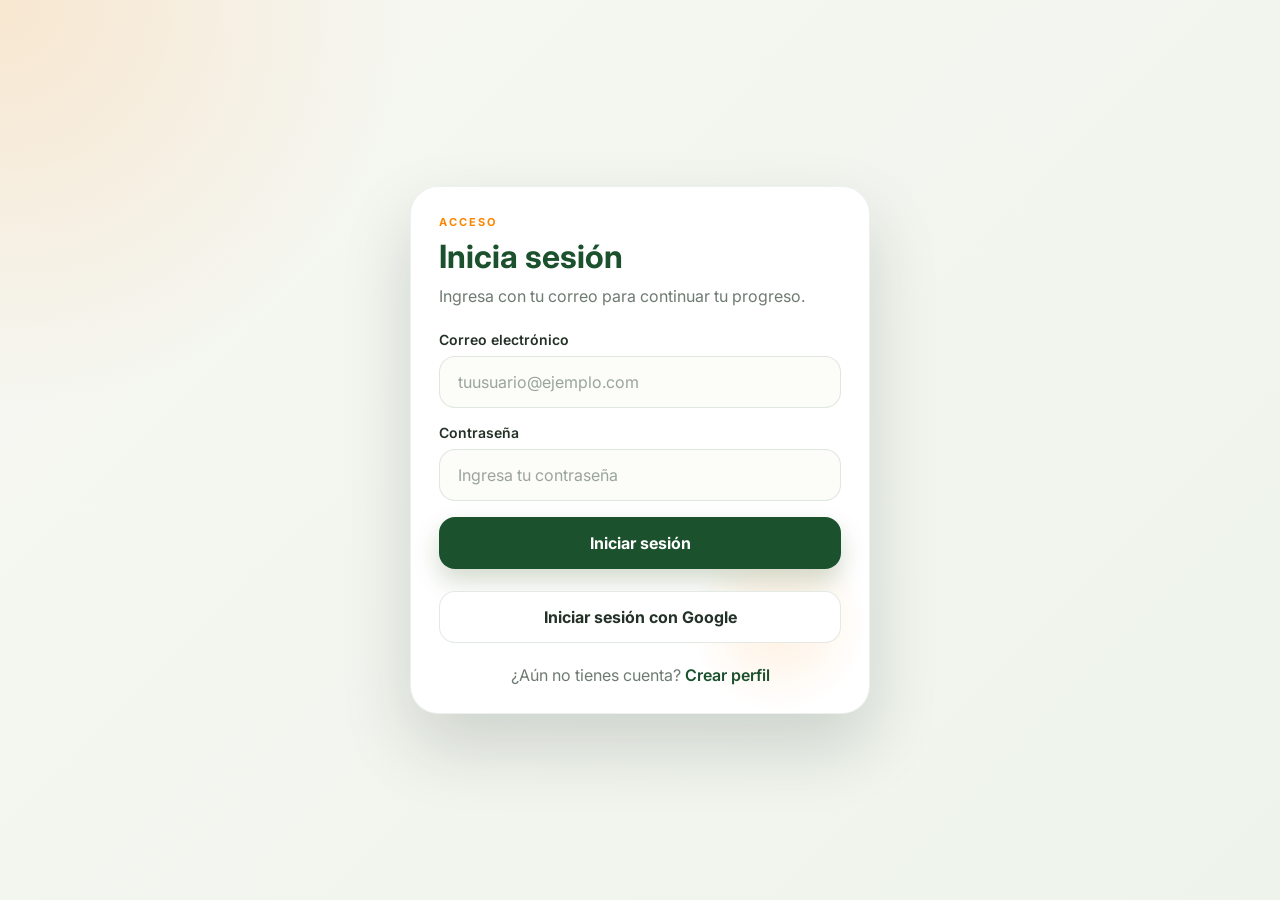
<file: index.html>
<!DOCTYPE html>
<html lang="es">
<head>
    <meta charset="UTF-8">
    <meta name="viewport" content="width=device-width, initial-scale=1.0">
    <title>Vector Game | Iniciar sesión</title>

    <link href="https://fonts.googleapis.com/css2?family=Inter:wght@400;500;600;700;800&display=swap" rel="stylesheet">
    <link rel="stylesheet" href="./css/login.css">
</head>
<body>
    <div class="page-overlay">
        <main class="auth-window">
            <div class="form-shell">
                <div class="form-heading">
                    <p class="eyebrow">Acceso</p>
                    <h1>Inicia sesión</h1>
                    <p class="form-subtitle">Ingresa con tu correo para continuar tu progreso.</p>
                </div>

                <form class="auth-form" action="./pages/menu.html">
                    <div class="field-group">
                        <label for="login-email">Correo electrónico</label>
                        <div class="input-wrap">
                            <input id="login-email" type="email" name="email" placeholder="tuusuario@ejemplo.com" autocomplete="email" required>
                        </div>
                    </div>

                    <div class="field-group">
                        <label for="login-password">Contraseña</label>
                        <div class="input-wrap">
                            <input id="login-password" type="password" name="password" placeholder="Ingresa tu contraseña" autocomplete="current-password" required>
                        </div>
                    </div>

                    <button class="primary-action" id= "button" type="submit">Iniciar sesión</button>
                </form>

                <button class="google-action" type="button">
                    <span>Iniciar sesión con Google</span>
                </button>

                <p class="form-switch">
                    ¿Aún no tienes cuenta?
                    <a href="./pages/signup.html">Crear perfil</a>
                </p>
            </div>
        </main>
    </div>
</body>
</html>
</file>
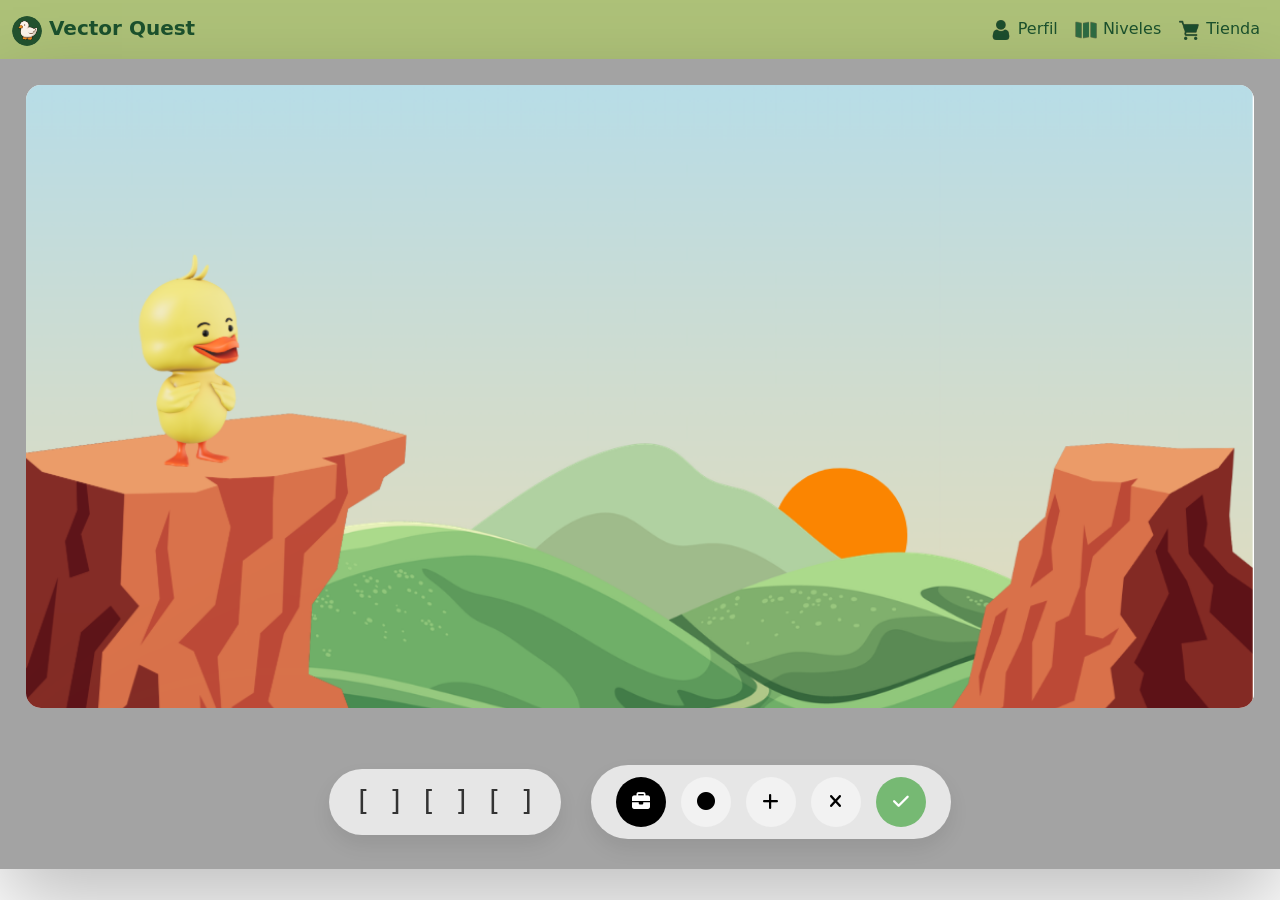
<file: pages/level.html>
<!DOCTYPE html>
<html lang="es">
<head>
    <meta charset="UTF-8">
    <meta name="viewport" content="width=device-width, initial-scale=1.0">
    <title>Vector Game - Level</title>
    <link href="https://fonts.googleapis.com/css2?family=Inter:wght@400;600;700;800&display=swap" rel="stylesheet">
    <link rel="stylesheet" href="https://cdnjs.cloudflare.com/ajax/libs/font-awesome/6.5.1/css/all.min.css">
    <link rel="stylesheet" href="../css/level.css">
    <link href="https://cdn.jsdelivr.net/npm/bootstrap@5.3.8/dist/css/bootstrap.min.css" rel="stylesheet" integrity="sha384-sRIl4kxILFvY47J16cr9ZwB07vP4J8+LH7qKQnuqkuIAvNWLzeN8tE5YBujZqJLB" crossorigin="anonymous">
    <link rel="stylesheet" href="../css/global.css">
</head>
<body>

    <nav class="navbar navbar-expand-lg">
    <div class="container-fluid">
        <a class="navbar-brand" href="#">
        <img width="30" height="30" class="d-inline-block align-text-top" id="logo">
        Vector Quest
        </a>
        <button class="navbar-toggler" type="button" data-bs-toggle="collapse" data-bs-target="#navbarSupportedContent" aria-controls="navbarSupportedContent" aria-expanded="false" aria-label="Toggle navigation">
        <span class="navbar-toggler-icon"></span>
        </button>
        <div class="collapse navbar-collapse" id="navbarSupportedContent">
            
        <ul class="navbar-nav ms-auto mb-2 mb-lg-0">
            <li class="nav-item">
            <a class="nav-link" href="./profile.html">
                <img width="24" height="24" id="profile-icon">
                Perfil
            </a>
            </li>
            <li class="nav-item">
            <a class="nav-link" href="./menu.html">
                <img width="24" height="24" id="level-icon">
                Niveles
            </a>
            </li>
             <li class="nav-item">
            <a class="nav-link" href="./store.html">
                <img width="24" height="24" id="store-icon">
                Tienda
            </a>
            </li>
        </ul>
    </nav>

    <div class="level-window">

        <div class="game-block">
            <div class="scene-container">
                <img src="../assets/level_bg.png" class="bg-img">
            </div>
        </div>

        <div class="level-controls">
            <div class="vector-input">
                <span class="bracket">[ ]</span>
                <span class="bracket">[ ]</span>
                <span class="bracket">[ ]</span>
            </div>

            <div class="action">
                <input type="checkbox" id="bag-toggle" class="bag-toggle">
                <div class="bag-box">
                    <label for="bag-toggle" class="btn-accion btn-dark">
                        <i class="fa-solid fa-briefcase"></i>
                    </label>

                    <div class="bag-popup">
                        <div class="bag-title">Mochila</div>
                        <div class="bag-letters">
                            <div class="bag-letter" draggable="true">A</div>
                            <div class="bag-letter" draggable="true">B</div>
                            <div class="bag-letter" draggable="true">C</div>
                        </div>
                    </div>
                </div>
                <button class="btn-accion"><i class="fa-solid fa-circle"></i></button>
                <button class="btn-accion"><i class="fa-solid fa-plus"></i></button>
                <button class="btn-accion"><i class="fa-solid fa-xmark"></i></button>
                <button class="btn-accion btn-success"><i class="fa-solid fa-check"></i></button>
            </div>
        </div>
    </div>

    <script>
        var draggedLetter = "";
        var gameWindow = document.querySelector(".level-window");
        var letters = document.querySelectorAll(".bag-letter");

        letters.forEach(function(letter) {
            letter.addEventListener("dragstart", function(event) {
                draggedLetter = letter.textContent;
                event.dataTransfer.setData("text/plain", draggedLetter);
            });
        });

        gameWindow.addEventListener("dragover", function(event) {
            event.preventDefault();
        });

        gameWindow.addEventListener("drop", function(event) {
            event.preventDefault();

            var rect = gameWindow.getBoundingClientRect();
            var newLetter = document.createElement("div");
            newLetter.className = "dropped-letter";
            newLetter.textContent = draggedLetter;
            newLetter.style.left = (event.clientX - rect.left - 18) + "px";
            newLetter.style.top = (event.clientY - rect.top - 18) + "px";

            gameWindow.appendChild(newLetter);
        });
    </script>
</body>
</html>
</file>
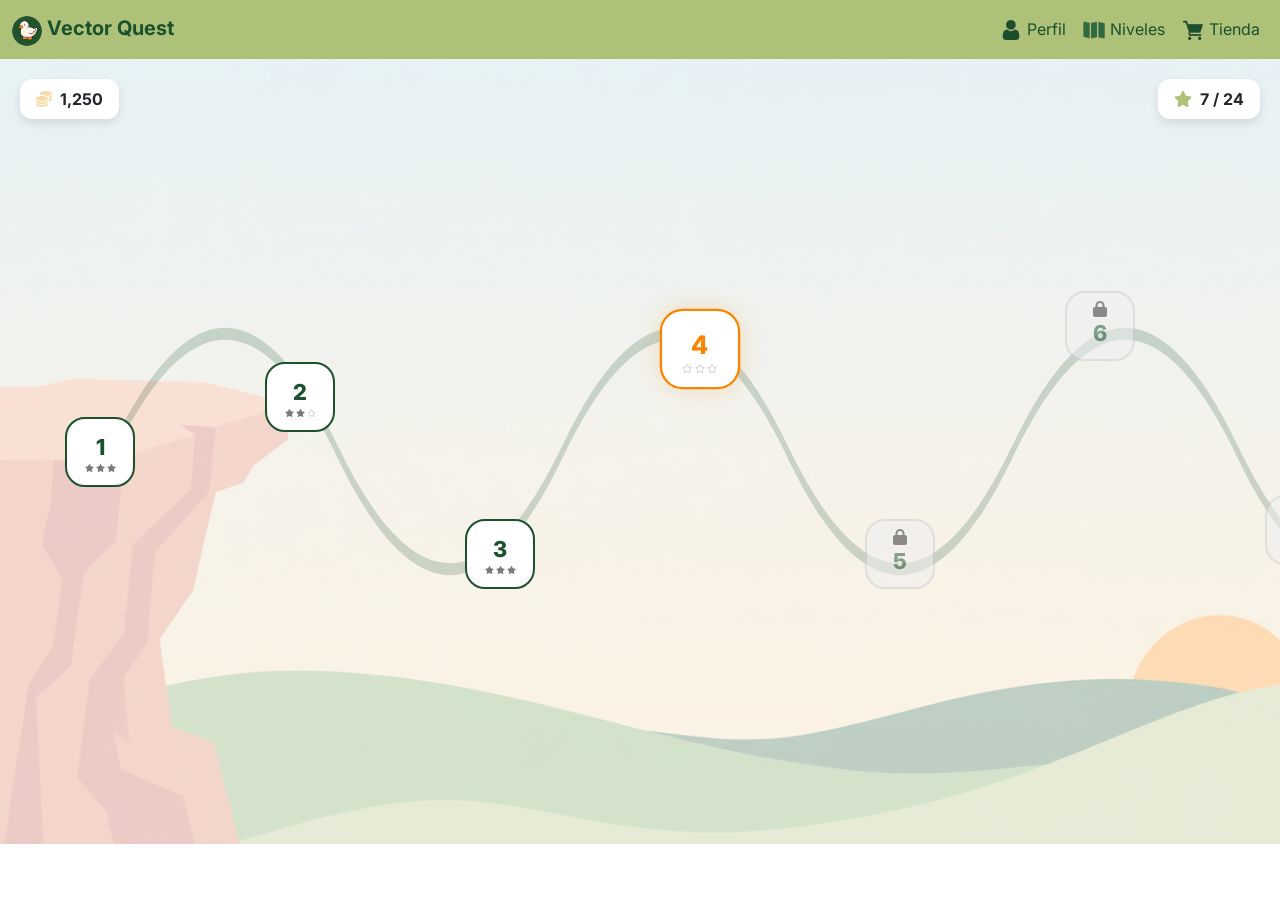
<file: pages/menu.html>
<!DOCTYPE html>
<html lang="es">
<head>
    <meta charset="UTF-8">
    <meta name="viewport" content="width=device-width, initial-scale=1.0">
    <title>Vector Roadmap - Horizontal</title>
    <link href="https://cdn.jsdelivr.net/npm/bootstrap@5.3.8/dist/css/bootstrap.min.css" rel="stylesheet" integrity="sha384-sRIl4kxILFvY47J16cr9ZwB07vP4J8+LH7qKQnuqkuIAvNWLzeN8tE5YBujZqJLB" crossorigin="anonymous">
    <link href="https://fonts.googleapis.com/css2?family=Inter:wght@400;600;700&display=swap" rel="stylesheet">
    <link rel="stylesheet" href="https://cdnjs.cloudflare.com/ajax/libs/font-awesome/6.5.1/css/all.min.css">

    <link rel="stylesheet" href="../css/menu.css">
    <link rel="stylesheet" href="../css/global.css">
</head>

<body>
    
    <nav class="navbar navbar-expand-lg">
    <div class="container-fluid">
        <a class="navbar-brand" href="#">
        <img width="30" height="30" class="d-inline-block align-text-top" id="logo">
        Vector Quest
        </a>
        <button class="navbar-toggler" type="button" data-bs-toggle="collapse" data-bs-target="#navbarSupportedContent" aria-controls="navbarSupportedContent" aria-expanded="false" aria-label="Toggle navigation">
        <span class="navbar-toggler-icon"></span>
        </button>
        <div class="collapse navbar-collapse" id="navbarSupportedContent">
            
        <ul class="navbar-nav ms-auto mb-2 mb-lg-0">
            <li class="nav-item">
            <a class="nav-link" href="./profile.html">
                <img width="24" height="24" id="profile-icon">
                Perfil
            </a>
            </li>
            <li class="nav-item">
            <a class="nav-link" href="./menu.html">
                <img width="24" height="24" id="level-icon">
                Niveles
            </a>
            </li>
             <li class="nav-item">
            <a class="nav-link" href="./store.html">
                <img width="24" height="24" id="store-icon">
                Tienda
            </a>
            </li>
        </ul>

        </div>
    </div>
    </nav>



        <div class="game-window">

            <div class="header-pill-container left">
                <div class="status-pill coins">
                    <i class="fa-solid fa-coins"></i>
                    <span>1,250</span>
                </div>
            </div>

            <div class="header-pill-container right">
                <div class="status-pill stars-total">
                    <i class="fa-solid fa-star"></i>
                    <span>7 / 24</span>
                </div>
            </div>

            <div class="scroll-container">
                <div class="map-content">

                    <svg class="connectors" viewBox="0 0 1600 100" preserveAspectRatio="none">
                        <path class="level-path" d="M100,50 Q200,20 300,50 T500,50 T700,50 T900,50 T1100,50 T1300,50 T1500,50" />
                    </svg>

                    <div class="level-node completed" style="left: 100px; top: 50%;" onclick="window.location.href='../pages/level.html';">
                        <span class="lvl-num">1</span>
                        <div class="inner-stars">
                            <i class="fa-solid fa-star"></i><i class="fa-solid fa-star"></i><i class="fa-solid fa-star"></i>
                        </div>
                    </div>

                    <div class="level-node completed" style="left: 300px; top: 43%;" onclick="window.location.href='../pages/level.html';">
                        <span class="lvl-num">2</span>
                        <div class="inner-stars">
                            <i class="fa-solid fa-star"></i><i class="fa-solid fa-star"></i><i class="fa-regular fa-star"></i>
                        </div>
                    </div>

                    <div class="level-node completed" style="left: 500px; top: 63%;" onclick="window.location.href='../pages/level.html';">
                        <span class="lvl-num">3</span>
                        <div class="inner-stars">
                            <i class="fa-solid fa-star"></i><i class="fa-solid fa-star"></i><i class="fa-solid fa-star"></i>
                        </div>
                    </div>

                    <div class="level-node current" style="left: 700px; top: 37%;" onclick="window.location.href='../pages/level.html';">
                        <span class="lvl-num">4</span>
                        <div class="inner-stars">
                            <i class="fa-regular fa-star"></i><i class="fa-regular fa-star"></i><i class="fa-regular fa-star"></i>
                        </div>
                    </div>

                    <div class="level-node locked" style="left: 900px; top: 63%;">
                        <i class="fa-solid fa-lock"></i>
                        <span class="lvl-num">5</span>
                    </div>

                    <div class="level-node locked" style="left: 1100px; top: 34%;">
                        <i class="fa-solid fa-lock"></i>
                        <span class="lvl-num">6</span>
                    </div>

                    <div class="level-node locked" style="left: 1300px; top: 60%;">
                        <i class="fa-solid fa-lock"></i>
                        <span class="lvl-num">7</span>
                    </div>

                    <div class="level-node locked" style="left: 1500px; top: 40%;">
                        <i class="fa-solid fa-lock"></i>
                        <span class="lvl-num">8</span>
                    </div>
                </div>
            </div>
        </div>
</body>
</html>
</file>
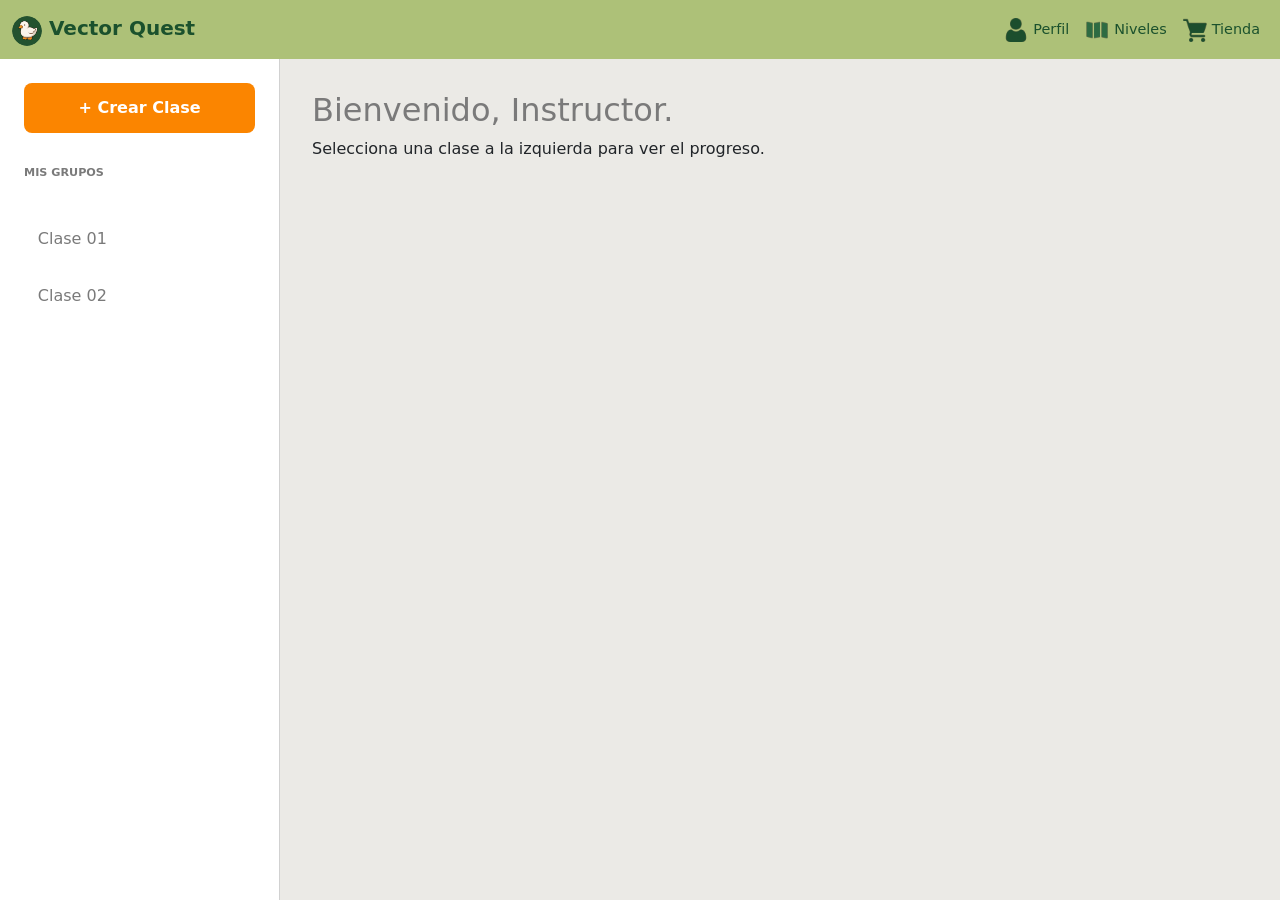
<file: pages/profe.html>
<!DOCTYPE html>
<html lang="es">
<head>
    <meta charset="UTF-8">
    <meta name="viewport" content="width=device-width, initial-scale=1.0">
    <title>Vector Quest - Instructor</title>
    <link href="https://cdn.jsdelivr.net/npm/bootstrap@5.3.0/dist/css/bootstrap.min.css" rel="stylesheet">
    <style>
        :root {
            --green: #1B512D;
            --orange: #FB8500;
            --gold: #F7DBA7;
            --green-light: #ADC178;
            --gray-light: #D1D1D1;
            --gray: #7A7A7A;
            --gray-lighter: #ebeae6;
            --white: rgba(255, 255, 255, 0.85);

            /* Tus iconos */
            --logo: url('../assets/logo.svg');
            --profile: url('../assets/profile.svg');
            --levels: url('../assets/levels.svg');
            --store: url('../assets/store.svg');
            --personalize: url('../assets/personalize.svg');
        }

        /* Estilos de tu Navbar */
        .navbar { background-color: var(--green-light); }
        .navbar-brand { color: var(--green) !important; font-weight: bold; }
        .nav-link { color: var(--green) !important; font-size: 0.9rem; display: flex; align-items: center; gap: 5px; }
        #logo { content: var(--logo); display: inline-block; }
        #profile-icon { content: var(--profile); }
        #level-icon { content: var(--levels); }
        #store-icon { content: var(--store); }

        /* Estructura del Dashboard */
        body { background-color: var(--gray-lighter); height: 100vh; display: flex; flex-direction: column; margin: 0; }
        .main-container { display: flex; flex: 1; overflow: hidden; }

        aside {
            width: 280px;
            background-color: white;
            border-right: 1px solid var(--gray-light);
            padding: 1.5rem;
            display: flex; flex-direction: column; gap: 1rem;
        }

        .btn-create {
            background-color: var(--orange);
            color: white; border: none; padding: 0.8rem;
            border-radius: 8px; font-weight: bold; cursor: pointer;
        }

        .group-item {
            padding: 0.8rem; border-radius: 8px; cursor: pointer;
            color: var(--gray); margin-bottom: 0.3rem; border: 1px solid transparent;
        }
        .group-item:hover { background-color: var(--gray-lighter); }
        .group-item.active { background-color: var(--green); color: white; }

        main { flex: 1; padding: 2rem; overflow-y: auto; }
        .view-section { display: none; }
        .view-section.active { display: block; animation: fadeIn 0.3s; }
        @keyframes fadeIn { from { opacity: 0; } to { opacity: 1; } }

        /* Componentes del Body */
        .header-group {
            display: flex; justify-content: space-between; align-items: center;
            margin-bottom: 2rem; border-bottom: 2px solid var(--green-light); padding-bottom: 1rem;
        }
        .share-box {
            background: white; padding: 0.5rem 1rem; border-radius: 8px;
            border: 2px dashed var(--green); display: flex; align-items: center; gap: 10px;
        }
        .student-grid {
            display: grid; grid-template-columns: repeat(auto-fill, minmax(180px, 1fr)); gap: 1rem;
        }
        .student-card {
            background: white; padding: 1.2rem; border-radius: 12px; text-align: center;
            box-shadow: 0 2px 4px rgba(0,0,0,0.05); cursor: pointer;
        }
        .stats-table {
            width: 100%; background: white; border-radius: 10px; overflow: hidden; margin-top: 1rem;
        }
        .stats-table th { background: var(--green); color: white; padding: 12px; }
        .stats-table td { padding: 12px; border-bottom: 1px solid var(--gray-lighter); }

        /* Modal simple */
        .modal-overlay {
            display: none; position: fixed; top:0; left:0; width:100%; height:100%;
            background: rgba(0,0,0,0.5); z-index: 1000; justify-content: center; align-items: center;
        }
        .custom-modal { background: white; padding: 2rem; border-radius: 15px; width: 350px; }
    </style>
</head>
<body>

    <nav class="navbar navbar-expand-lg">
        <div class="container-fluid">
            <a class="navbar-brand" href="#">
                <img width="30" height="30" class="d-inline-block align-text-top" id="logo">
                Vector Quest
            </a>
            <button class="navbar-toggler" type="button" data-bs-toggle="collapse" data-bs-target="#navbarSupportedContent">
                <span class="navbar-toggler-icon"></span>
            </button>
            <div class="collapse navbar-collapse" id="navbarSupportedContent">
                <ul class="navbar-nav ms-auto mb-2 mb-lg-0">
                    <li class="nav-item">
                        <a class="nav-link" href="#"><img width="24" height="24" id="profile-icon"> Perfil</a>
                    </li>
                    <li class="nav-item">
                        <a class="nav-link" href="#"><img width="24" height="24" id="level-icon"> Niveles</a>
                    </li>
                    <li class="nav-item">
                        <a class="nav-link" href="#"><img width="24" height="24" id="store-icon"> Tienda</a>
                    </li>
                </ul>
            </div>
        </div>
    </nav>

    <div class="main-container">
        <aside>
            <button class="btn-create" onclick="toggleModal(true)">+ Crear Clase</button>
            <p style="font-size: 0.7rem; font-weight: bold; color: var(--gray); margin-top: 1rem;">MIS GRUPOS</p>
            <div id="aside-list">
                <div class="group-item" onclick="showGroup('Clase 01', 'VEC-101')">Clase 01</div>
                <div class="group-item" onclick="showGroup('Clase 02', 'VEC-202')">Clase 02</div>
            </div>
        </aside>

        <main>
            <div id="empty-view" class="view-section active">
                <h2 style="color: var(--gray);">Bienvenido, Instructor.</h2>
                <p>Selecciona una clase a la izquierda para ver el progreso.</p>
            </div>

            <div id="group-view" class="view-section">
                <div class="header-group">
                    <h2 id="current-class-name" style="color: var(--green);">Clase 01</h2>
                    <div class="share-box">
                        <span>Código: <strong id="code-display" style="color: var(--orange);">---</strong></span>
                        <button class="btn btn-sm btn-success" style="background-color: var(--green);" onclick="copyCode()">Copiar</button>
                    </div>
                </div>
                
                <div class="mb-4">
                    <input type="text" placeholder="Nombre del alumno..." class="form-control d-inline-block" style="width: 250px;">
                    <button class="btn" style="background-color: var(--green-light); color: white;">Añadir</button>
                </div>

                <div class="student-grid">
                    <div class="student-card" onclick="showStudent('Carlos Ruiz')">
                        <div style="font-size: 2rem;">👤</div>
                        <h6>Carlos Ruiz</h6>
                        <span style="color: var(--orange); font-weight: bold;">⭐ 45</span>
                    </div>
                    <div class="student-card" onclick="showStudent('Elena Soler')">
                        <div style="font-size: 2rem;">👤</div>
                        <h6>Elena Soler</h6>
                        <span style="color: var(--orange); font-weight: bold;">⭐ 32</span>
                    </div>
                </div>
            </div>

            <div id="student-view" class="view-section">
                <button class="btn btn-outline-secondary btn-sm mb-3" onclick="backToGroup()">← Volver</button>
                <h2 id="st-name" style="color: var(--green);">Alumno</h2>
                <table class="stats-table table">
                    <thead>
                        <tr><th>Nivel</th><th>Estado</th><th>Estrellas</th></tr>
                    </thead>
                    <tbody>
                        <tr><td>Magnitud</td><td>Completado</td><td>⭐⭐⭐</td></tr>
                        <tr><td>Dirección</td><td>Completado</td><td>⭐⭐</td></tr>
                        <tr><td>Suma Analítica</td><td>Pendiente</td><td>-</td></tr>
                    </tbody>
                </table>
            </div>
        </main>
    </div>

    <div class="modal-overlay" id="modal">
        <div class="custom-modal">
            <h4 style="color: var(--green);">Nueva Clase</h4>
            <input type="text" id="new-name" class="form-control mb-3" placeholder="Ej: Clase 03">
            <div class="d-flex justify-content-end gap-2">
                <button class="btn btn-light" onclick="toggleModal(false)">Cancelar</button>
                <button class="btn btn-warning" style="background-color: var(--orange); color: white;" onclick="addNewGroup()">Crear</button>
            </div>
        </div>
    </div>

    <script src="https://cdn.jsdelivr.net/npm/bootstrap@5.3.0/dist/js/bootstrap.bundle.min.js"></script>
    <script>
        function toggleModal(show) {
            document.getElementById('modal').style.display = show ? 'flex' : 'none';
        }

        function addNewGroup() {
            const name = document.getElementById('new-name').value;
            if(!name) return;
            const list = document.getElementById('aside-list');
            const div = document.createElement('div');
            div.className = 'group-item';
            const code = 'VEC-' + Math.floor(100+Math.random()*900);
            div.onclick = () => showGroup(name, code);
            div.innerText = name;
            list.appendChild(div);
            toggleModal(false);
            showGroup(name, code);
        }

        function showGroup(name, code) {
            document.querySelectorAll('.view-section').forEach(v => v.classList.remove('active'));
            document.getElementById('group-view').classList.add('active');
            document.getElementById('current-class-name').innerText = name;
            document.getElementById('code-display').innerText = code;
        }

        function showStudent(name) {
            document.querySelectorAll('.view-section').forEach(v => v.classList.remove('active'));
            document.getElementById('student-view').classList.add('active');
            document.getElementById('st-name').innerText = name;
        }

        function backToGroup() {
            document.querySelectorAll('.view-section').forEach(v => v.classList.remove('active'));
            document.getElementById('group-view').classList.add('active');
        }

        function copyCode() {
            const c = document.getElementById('code-display').innerText;
            navigator.clipboard.writeText(c);
            alert("Código " + c + " copiado.");
        }
    </script>
</body>
</html>
</file>
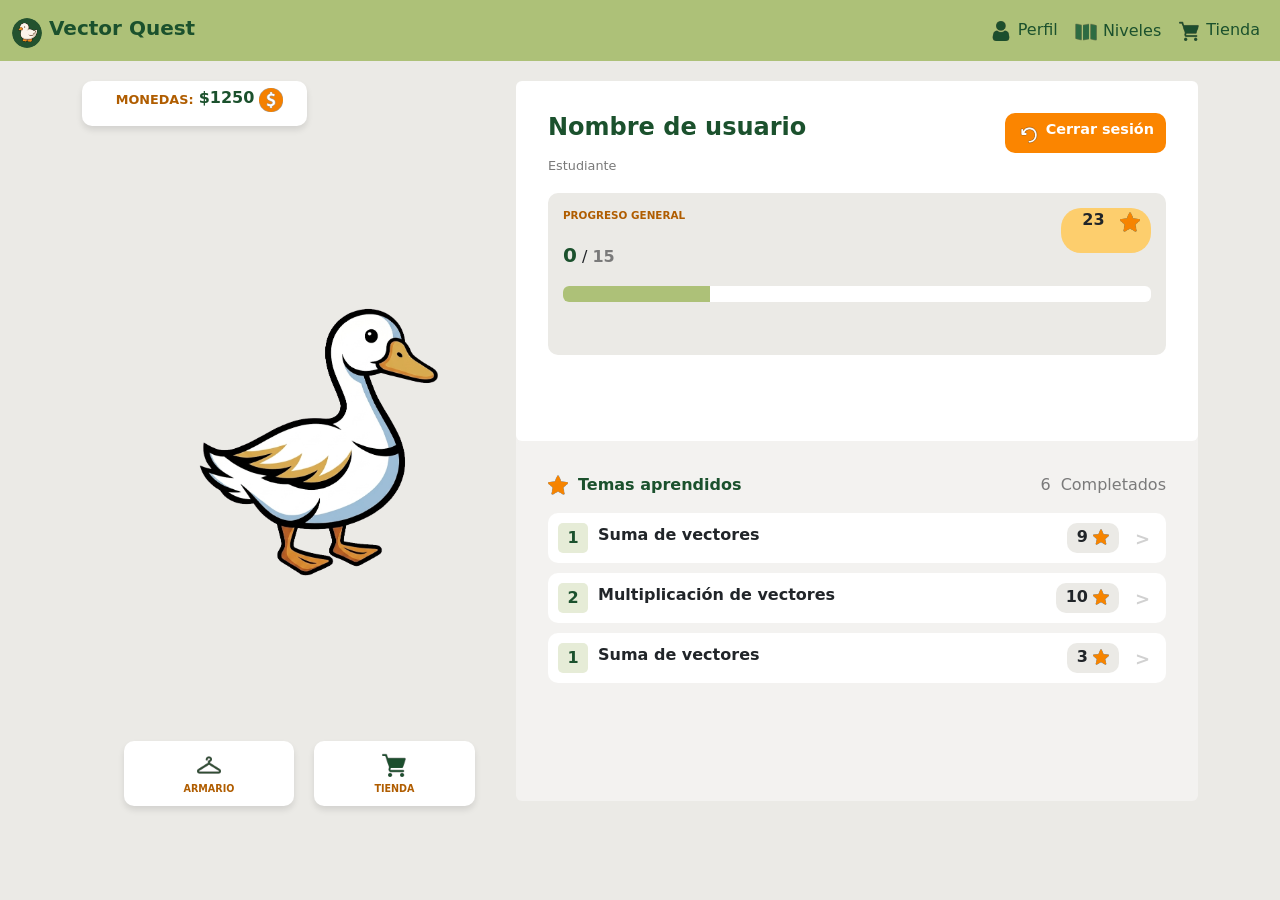
<file: pages/profile.html>
<!DOCTYPE html>
<html lang="en">
<head>
    <meta charset="UTF-8">
    <meta name="viewport" content="width=device-width, initial-scale=1.0">
    <link href="https://cdn.jsdelivr.net/npm/bootstrap@5.3.8/dist/css/bootstrap.min.css" rel="stylesheet" integrity="sha384-sRIl4kxILFvY47J16cr9ZwB07vP4J8+LH7qKQnuqkuIAvNWLzeN8tE5YBujZqJLB" crossorigin="anonymous">
    <link rel="stylesheet" href="../css/global.css">
    <link rel="stylesheet" href="../css/profile.css">
    <title>Perfil</title>
</head>
<body>
    <nav class="navbar navbar-expand-lg">
    <div class="container-fluid">
        <a class="navbar-brand" href="#">
        <img width="30" height="30" class="d-inline-block align-text-top" id="logo">
        Vector Quest
        </a>
        <button class="navbar-toggler" type="button" data-bs-toggle="collapse" data-bs-target="#navbarSupportedContent" aria-controls="navbarSupportedContent" aria-expanded="false" aria-label="Toggle navigation">
        <span class="navbar-toggler-icon"></span>
        </button>
        <div class="collapse navbar-collapse" id="navbarSupportedContent">
            
        <ul class="navbar-nav ms-auto mb-2 mb-lg-0">
            <li class="nav-item">
            <a class="nav-link" href="./profile.html">
                <img width="24" height="24" id="profile-icon">
                Perfil
            </a>
            </li>
            <li class="nav-item">
            <a class="nav-link" href="./menu.html">
                <img width="24" height="24" id="level-icon">
                Niveles
            </a>
            </li>
             <li class="nav-item">
            <a class="nav-link" href="./store.html">
                <img width="24" height="24" id="store-icon">
                Tienda
            </a>
            </li>
        </ul>

        </div>
    </div>
    </nav>
    
    <div class = "content">
        <div class="left">
            <div class="monedas">
                <p id="monedas_title">MONEDAS: </p>
                <span id="monedas_value"> $1250</span>
                <img src="../assets/coin.svg"  width="24" height="24">
            </div>

            <div class="duck">
                <img src="../assets/ducky.svg" alt="Logo" class="d-inline-block align-text-top" width="100%" height="100%">
            </div>

            <div class="menu">
                <button class="btn_menu" onclick="window.location.href='../pages/store.html';">
                    <img src="../assets/personalize.svg" alt="Logo" width="24" height="24" class="d-inline-block align-text-top">
                    ARMARIO
                </button>
                <button class="btn_menu" onclick="window.location.href='../pages/store.html';">
                    <img src="../assets/store.svg" alt="Logo" width="24" height="24" class="d-inline-block align-text-top">
                    TIENDA
                </button>
            </div>
        </div>


        <div class="right">
            <div class="card">
            <div class="card-body">
                <div class="user_info-title">
                <h5 class="card-title">
                    <span id="user_name">Nombre de usuario</span>
                </h5>
                <a href="#" class="btn btn-primary" onclick="window.location.href='../index.html';">
                    <img src="../assets/close.svg" alt="Logo" width="24" height="24" class="d-inline-block align-text-top">
                    Cerrar sesión
                </a>
                </div>
                
                <p><span id="user_type">Estudiante</span></p>
                <div class = "progress_section">
                    <div class="progress_header">
                    <div>
                        <p id="progress_title"> PROGRESO GENERAL</p>
                        <p>
                            <span id="progress-value">0</span>
                            /
                            <span id="progress-max">15</span>
                        </p>

                    </div>
                    <div class = "stars">
                        <div>
                            <span id="stars-num">23</span>
                        </div>
                        <div>
                            <img src="../assets/star.svg" alt="Logo" width="20" height="20" class="d-inline-block">
                        </div>
                    </div>
                    </div>
                    <div class="progress" role="progressbar" aria-label="Basic example" aria-valuenow="25" aria-valuemin="0" aria-valuemax="100">
                    <div class="progress-bar" style="width: 25%"></div>
                    </div>
                </div>

            </div>
            </div>
            <div class="card down">
            <div class="card-body">
                <div class="temas_aprendidos-header">
                    <div id="temas_aprendidos-title">
                    <img src="../assets/star.svg" alt="Logo" width="20" height="20" class="d-inline-block align-text-top">
                    <p>Temas aprendidos</p>
                    </div>
                    <div id="temas_completados">
                    <span>
                        6
                    </span>
                    <p>
                        Completados
                    </p>
                    </div>
                </div>
                
                <div data-bs-spy="scroll" data-bs-smooth-scroll="true" class="scrollspy-example-2" tabindex="0">

                    <div class="tema">
                        <div class="tema_left">
                            <div class="tema_number">1</div>
                            <div class="tema_name">Suma de vectores</div>
                        </div>
                        <div class="tema_right">
                            <div class="tema_stars">
                                <div>
                                    <span>9</span>
                                </div>
                                <div>
                                    <img src="../assets/star.svg" alt="Logo" width="16" height="16" class="d-inline-block align-text-top">
                                </div>
                            </div>
                            <button class="go_to">></button>
                        </div>
                    </div>

                    <div class="tema">
                        <div class="tema_left">
                            <div class="tema_number">2</div>
                            <div class="tema_name">Multiplicación de vectores</div>
                        </div>
                        <div class="tema_right">
                            <div class="tema_stars">
                                <div>
                                    <span>10</span>
                                </div>
                                <div>
                                    <img src="../assets/star.svg" alt="Logo" width="16" height="16" class="d-inline-block align-text-top">
                                </div>
                            </div>
                            <button class="go_to">></button>
                        </div>
                    </div>

                    <div class="tema">
                        <div class="tema_left">
                            <div class="tema_number">1</div>
                            <div class="tema_name">Suma de vectores</div>
                        </div>
                        <div class="tema_right">
                            <div class="tema_stars">
                                <div>
                                    <span>3</span>
                                </div>
                                <div>
                                    <img src="../assets/star.svg" alt="Logo" width="16" height="16" class="d-inline-block align-text-top">
                                </div>
                            </div>
                            <button class="go_to">></button>
                        </div>
                    </div>

                </div>
            </div>


            </div>
            </div>
        </div>
    </div>
    
    <!--Bootstrap JS-->
    <script src="https://cdn.jsdelivr.net/npm/bootstrap@5.3.8/dist/js/bootstrap.bundle.min.js" integrity="sha384-FKyoEForCGlyvwx9Hj09JcYn3nv7wiPVlz7YYwJrWVcXK/BmnVDxM+D2scQbITxI" crossorigin="anonymous"></script>
</body>
</html>
</file>
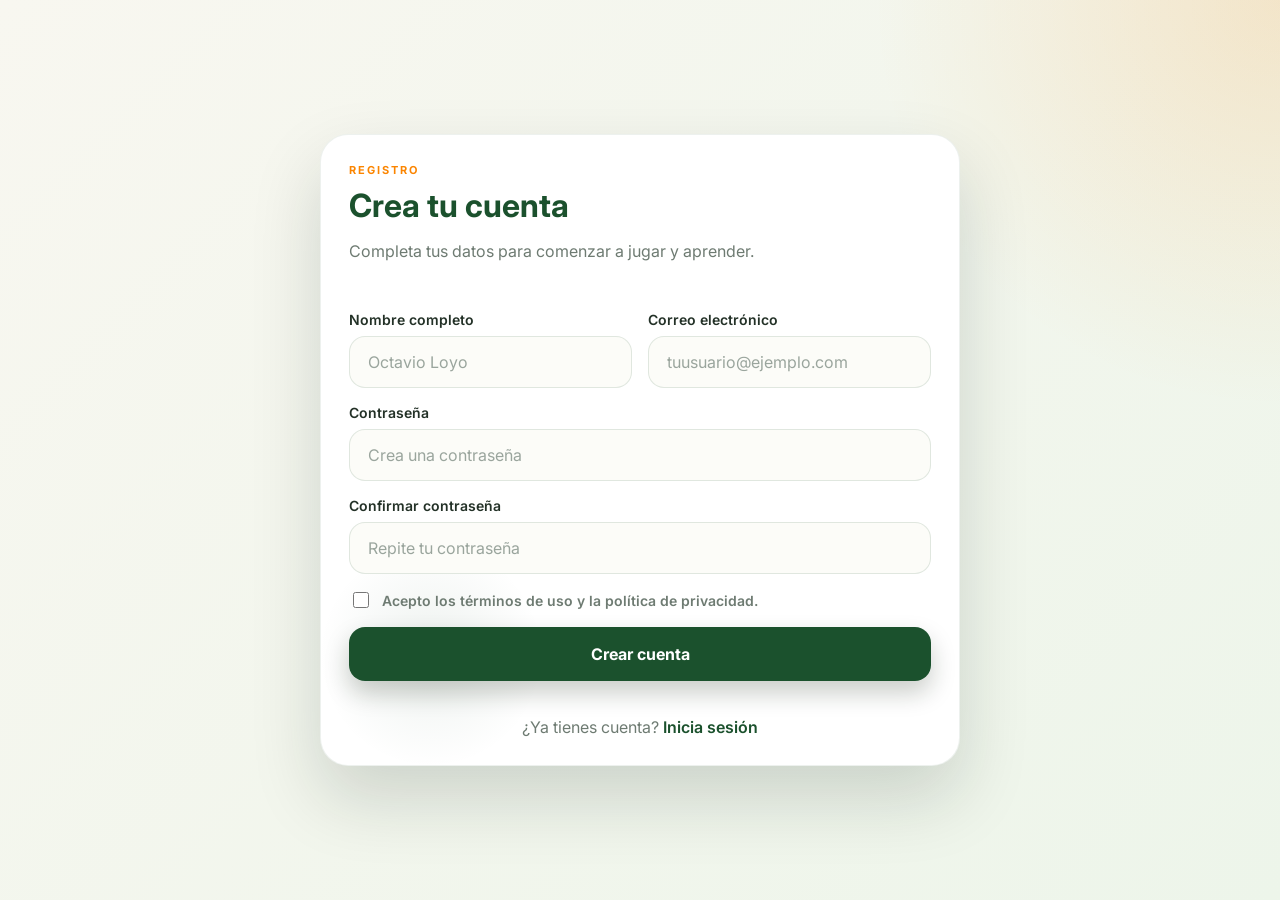
<file: pages/signup.html>
<!DOCTYPE html>
<html lang="es">
<head>
    <meta charset="UTF-8">
    <meta name="viewport" content="width=device-width, initial-scale=1.0">
    <title>Vector Game | Crear cuenta</title>

    <link href="https://fonts.googleapis.com/css2?family=Inter:wght@400;500;600;700;800&display=swap" rel="stylesheet">
    <link rel="stylesheet" href="../css/signup.css">
</head>
<body>
    <div class="page-overlay">
        <main class="auth-window">
            <div class="form-shell">
                <div class="form-heading">
                    <p class="eyebrow">Registro</p>
                    <h1>Crea tu cuenta</h1>
                    <p class="form-subtitle">Completa tus datos para comenzar a jugar y aprender.</p>
                </div>

                <form class="auth-form">
                    <div class="form-grid">
                        <div class="field-group">
                            <label for="signup-name">Nombre completo</label>
                            <div class="input-wrap">
                                <input id="signup-name" type="text" name="name" placeholder="Octavio Loyo" autocomplete="name" required>
                            </div>
                        </div>

                        <div class="field-group">
                            <label for="signup-email">Correo electrónico</label>
                            <div class="input-wrap">
                                <input id="signup-email" type="email" name="email" placeholder="tuusuario@ejemplo.com" autocomplete="email" required>
                            </div>
                        </div>

                        <div class="field-group full-width">
                            <label for="signup-password">Contraseña</label>
                            <div class="input-wrap">
                                <input id="signup-password" type="password" name="password" placeholder="Crea una contraseña" autocomplete="new-password" required>
                            </div>
                        </div>
                    </div>

                    <div class="field-group">
                        <label for="signup-confirm-password">Confirmar contraseña</label>
                        <div class="input-wrap">
                            <input id="signup-confirm-password" type="password" name="confirm-password" placeholder="Repite tu contraseña" autocomplete="new-password" required>
                        </div>
                    </div>

                    <label class="checkbox-row" for="accept-terms">
                        <input id="accept-terms" type="checkbox" name="terms" required>
                        <span>Acepto los términos de uso y la política de privacidad.</span>
                    </label>

                    <button class="primary-action" type="submit">Crear cuenta</button>
                </form>

                <p class="form-switch">
                    ¿Ya tienes cuenta?
                    <a href="../index.html">Inicia sesión</a>
                </p>
            </div>
        </main>
    </div>
</body>
</html>
</file>
<file: css/login.css>
:root {
    --green: #1B512D;
    --orange: #FB8500;
    --gold: #F7DBA7;
    --cream: #FCFCF8;
    --text: #233127;
    --muted: #6E7B72;
    --border: rgba(27, 81, 45, 0.12);
    --shadow: 0 32px 70px rgba(15, 32, 24, 0.16);
}

* {
    box-sizing: border-box;
}

body {
    margin: 0;
    min-height: 100vh;
    font-family: 'Inter', sans-serif;
    background:
        radial-gradient(circle at top left, rgba(251, 133, 0, 0.14), transparent 26%),
        linear-gradient(135deg, #f7f7f2 0%, #eef4ec 100%);
    color: var(--text);
}

.page-overlay {
    min-height: 100vh;
    display: flex;
    justify-content: center;
    align-items: center;
    padding: 24px;
}

.auth-window {
    position: relative;
    width: min(460px, 100%);
    background: #FFFFFF;
    border-radius: 28px;
    padding: 28px;
    box-shadow: var(--shadow);
    border: 1px solid rgba(27, 81, 45, 0.08);
}

.auth-window::before {
    content: "";
    position: absolute;
    inset: auto 0 0 auto;
    width: 180px;
    height: 180px;
    border-radius: 999px;
    background: radial-gradient(circle, rgba(251, 133, 0, 0.12), transparent 70%);
    pointer-events: none;
}

.form-shell {
    position: relative;
    z-index: 1;
    display: grid;
    gap: 22px;
}

.eyebrow {
    margin: 0 0 10px;
    text-transform: uppercase;
    letter-spacing: 0.18em;
    font-size: 11px;
    font-weight: 700;
    color: var(--orange);
}

.form-heading h1 {
    margin: 0 0 10px;
    color: var(--green);
    font-size: 2rem;
    line-height: 1.1;
}

.form-subtitle {
    margin: 10px 0 0;
    color: var(--muted);
    line-height: 1.6;
}

.auth-form {
    display: grid;
    gap: 16px;
}

.field-group {
    display: grid;
    gap: 8px;
}

.field-group label {
    font-size: 14px;
    font-weight: 600;
}

.input-wrap {
    display: flex;
    align-items: center;
    padding: 0 16px;
    height: 52px;
    border-radius: 16px;
    border: 1px solid var(--border);
    background: var(--cream);
    transition: border-color 0.2s ease, box-shadow 0.2s ease, transform 0.2s ease;
}

.input-wrap:focus-within {
    border-color: rgba(251, 133, 0, 0.45);
    box-shadow: 0 0 0 4px rgba(251, 133, 0, 0.12);
    transform: translateY(-1px);
}

.input-wrap input {
    width: 100%;
    border: none;
    outline: none;
    background: transparent;
    color: var(--text);
    font: inherit;
}

.input-wrap input::placeholder {
    color: #9AA59D;
}

.primary-action,
.google-action {
    width: 100%;
    border: none;
    border-radius: 16px;
    min-height: 52px;
    font: inherit;
    font-weight: 700;
    cursor: pointer;
    transition: transform 0.2s ease, box-shadow 0.2s ease, background-color 0.2s ease;
}

.primary-action {
    background: linear-gradient(135deg, var(--green), var(--green));
    color: #FFFFFF;
    box-shadow: 0 12px 24px rgba(56, 92, 34, 0.22);
}

.google-action {
    display: inline-flex;
    align-items: center;
    justify-content: center;
    gap: 10px;
    background: #FFFFFF;
    color: var(--text);
    border: 1px solid var(--border);
}

.primary-action:hover,
.google-action:hover,
.form-switch a:hover {
    transform: translateY(-1px);
}

.form-switch {
    margin: 0;
    text-align: center;
    color: var(--muted);
}

.form-switch a {
    color: var(--green);
    text-decoration: none;
    font-weight: 600;
}

@media (max-width: 560px) {
    .page-overlay {
        padding: 14px;
    }

    .auth-window {
        padding: 22px;
    }

    .form-heading h1 {
        font-size: 1.75rem;
    }
}
</file>
<file: css/level.css>
body {
    margin: 0;
    font-family: 'Inter', sans-serif;
    background-color: #A3A3A3;
}

.level-window {
    width: 100%;
    height: 90vh;
    background-color: #A3A3A3;
    position: relative;
    overflow: visible;
    display: flex;
    flex-direction: column;
    box-shadow: 0 35px 80px rgba(0,0,0,0.25);
}

.level-header {
    background-color: #B2C681;
    padding: 12px 28px;
    color: white;
    font-weight: 700;
    border-radius: 30px 30px 0 0;
}

.exit-text {
    color: white;
    text-decoration: none;
    display: inline-flex;
    align-items: center;
    gap: 8px;
}

.exit-text:hover {
    color: #1B512D;
}

.game-block {
    flex: 1; 
    padding: 26px;
    display: flex;
    justify-content: center;
    align-items: center;
    min-height: 0; 
    overflow: hidden;
}

.scene-container {
    width: 100%;
    height: 100%;
    border-radius: 15px;
    overflow: hidden;
    display: flex;
    justify-content: center;
    align-items: center;
    background-color: #E0E0E0;
    box-shadow: inset 0 0 0 3px rgba(255,255,255,0.4);
}

.bg-img {
    width: 100%;
    height: 100%;
    object-fit: cover; 
    display: block;
}

.level-controls {
    height: 135px;
    display: flex;
    justify-content: center;
    align-items: center;
    gap: 30px;
    position: relative;
    z-index: 5;
}

.vector-input, .action {
    background: #E6E6E6;
    padding: 12px 25px;
    border-radius: 60px;
    display: flex;
    gap: 15px;
    align-items: center;
    box-shadow: 0 10px 20px rgba(0,0,0,0.08);
}

.bracket {
    font-size: 28px;
    font-family: monospace;
    color: #333;
}

.btn-accion {
    width: 50px;
    height: 50px;
    border-radius: 50%;
    border: none;
    background-color: #F2F2F2;
    cursor: pointer;
    font-size: 18px;
    transition: transform 0.2s ease;
    display: flex;
    justify-content: center;
    align-items: center;
}

.btn-accion i {
    pointer-events: none;
}

.btn-accion:hover {
    transform: scale(1.15);
}

.btn-dark {
    background-color: #000;
    color: white;
}

.btn-success {
    background-color: #76B973;
    color: white;
}

.bag-toggle {
    display: none;
}

.bag-box {
    position: relative;
}

.bag-popup {
    position: absolute;
    left: 50%;
    bottom: 70px;
    width: 190px;
    padding: 12px 14px;
    background: #F7FBEE;
    border-radius: 14px;
    box-shadow: 0 18px 35px rgba(0,0,0,0.22);
    transform: translateX(-50%) scale(0.9);
    opacity: 0;
    pointer-events: none;
    transition: 0.2s ease;
}

.bag-popup::after {
    content: "";
    position: absolute;
    left: 50%;
    bottom: -10px;
    width: 20px;
    height: 20px;
    background: #F7FBEE;
    transform: translateX(-50%) rotate(45deg);
}

.bag-toggle:checked + .bag-box .bag-popup {
    opacity: 1;
    pointer-events: auto;
    transform: translateX(-50%) scale(1);
}

.bag-title {
    color: #1B512D;
    font-weight: 800;
    margin-bottom: 9px;
    text-align: center;
    font-size: 14px;
}

.bag-letters {
    display: flex;
    justify-content: center;
    align-items: center;
    gap: 11px;
}

.bag-letter, .dropped-letter {
    width: 34px;
    height: 34px;
    border-radius: 50%;
    background: white;
    color: #1B512D;
    font-size: 13px;
    font-weight: 800;
    display: flex;
    justify-content: center;
    align-items: center;
    box-shadow: 0 5px 12px rgba(0,0,0,0.12);
    user-select: none;
}

.bag-letter {
    cursor: grab;
}

.bag-letter:active {
    cursor: grabbing;
}

.dropped-letter {
    position: absolute;
    z-index: 20;
    background: #FFFFFF;
    border: 2px solid #B2C681;
    pointer-events: none;
}

@media (max-width: 800px) {
    .level-window {
        height: 92vh;
    }

    .level-controls {
        height: auto;
        padding: 18px;
        flex-direction: column;
        gap: 14px;
    }

    .vector-input, .action {
        padding: 10px 16px;
        gap: 10px;
    }

    .btn-accion {
        width: 44px;
        height: 44px;
    }
}
</file>
<file: css/global.css>
:root {
    --green: #1B512D;
    --orange: #FB8500;
    --gold: #F7DBA7;
    --green-light: #ADC178;
    --gray-light: #D1D1D1;
    --gray: #7A7A7A;
    --gray-lighter: #ebeae6;
    --white: rgba(255, 255, 255, 0.85);


    --logo: url('../assets/logo.svg');
    --profile: url('../assets/profile.svg');
    --levels: url('../assets/levels.svg');
    --store: url('../assets/store.svg');
    --personalize: url('../assets/personalize.svg');
}

.navbar{
    background-color: var(--green-light);
}
.navbar-brand{
    color: var(--green);
    font-weight: bold;
}
.nav-link{
    color: var(--green);
    font-size: 0.5 rem;
}

#logo{
    content: var(--logo);
    display: inline-block;
}
#profile-icon{
    content: var(--profile);
    height: 20px;
}
#level-icon{
    content: var(--levels);
}
#store-icon{
    content: var(--store);
    height: 20px;
}
#personalize-icon{
    content: var(--personalize);
    height: 24px;
    width: 24px;
}
</file>
<file: css/menu.css>
:root {
    --green: #1B512D;
    --orange: #FB8500;
    --gold: #F7DBA7;
    --stars: #ADC178;
    --star-gray: #D1D1D1;
    --star-active: #7A7A7A;
    --nav-bg: rgba(255, 255, 255, 0.85);
}

body {
    margin: 0;
    font-family: 'Inter', sans-serif;
    background-color: #FAFAFA;
    min-height: 100vh;
}

.navbar{
    background-color: var(--green-light);
}
.navbar-brand{
    color: var(--green);
    font-weight: bold;
}
.nav-link{
    color: var(--green);
    font-size: 0.5 rem;
}


/* Main bg window */
.game-window {
    width: 100%;
    height: 95vh;
    background-color: #FFFFFF;
    position: relative;
    overflow: hidden;
}

.map-content {
    position: relative;
    width: 1800px;
    height: 100%;
}

.scroll-container {
    background-image: url('../assets/background2.png');
    background-position: bottom left;
    background-repeat: repeat;
    background-size: auto 115%;
    height: calc(100% - 70px);
    overflow-y: hidden;
    overflow-x: scroll;
    width: 100%;
}

.scroll-container::before {
    background: rgba(255, 255, 255, 0.7);
    position: absolute;
    content: "";
    z-index: 1;
    inset: 0;
}

.scroll-container::-webkit-scrollbar {
    height: 0px;
}

.header-pill-container {
    position: absolute;
    top: 20px;
    z-index: 100;
}
.left { left: 20px; }
.right { right: 20px; }

.status-pill {
    background: white;
    padding: 8px 16px;
    border-radius: 12px;
    font-weight: 700;
    display: flex;
    align-items: center;
    gap: 8px;
    box-shadow: 0 4px 10px rgba(0,0,0,0.1);
}

.connectors {
    position: absolute;
    top: 0;
    left: 0;
    width: 100%;
    height: 100%;
    z-index: 2;
}

/* Levels */
.level-path {
    stroke: var(--green);
    stroke-width: 1.5px;
    fill: none;
    opacity: 0.2;
}

.level-node {
    width: 70px;
    height: 70px;
    position: absolute;
    transform: translate(-50%, -50%);
    background: white;
    border: 2px solid var(--green);
    border-radius: 20px;
    display: flex;
    flex-direction: column;
    justify-content: center;
    align-items: center;
    z-index: 10;
    transition: 0.2s;
    cursor: pointer;
}

.current {
    border-color: var(--orange);
    transform: translate(-50%, -50%) scale(1.15);
    box-shadow: 0 0 20px rgba(251, 133, 0, 0.2);
}

.locked {
    opacity: 0.5;
    background: #f0f0f0;
    border-color: #ccc;
}

.lvl-num {
    font-weight: 800;
    font-size: 22px;
    color: var(--green);
}

.current .lvl-num {
    color: var(--orange);
}

.fa-coins {
    color: var(--gold);
}

.fa-star {
    color: var(--stars);
}

.inner-stars {
    display: flex;
    gap: 2px;
}

.inner-stars i {
    font-size: 8px;
    color: var(--star-gray);
}

.completed .inner-stars i.fa-solid, .current .inner-stars i.fa-solid {
    color: var(--star-active);
}
</file>
<file: css/profile.css>
body{
    background-color: var(--gray-lighter);
}

.content{
    display: flex;
    justify-content: center;
    padding: 20px;
    min-height: 85vh;
}
.left{
    width: 35%;
    display: flex;
    flex-direction: column;
    justify-content: space-between;
}
.right{
    width: 55%;
    background-color: var(--white);
    max-height: 80vh;
    border-radius: 10px;
    background-color: color-mix(in srgb, var(--gray-lighter) 60%, white);
    box-shadow: 0px;
}
.card{
    padding: 1em;
    height: 50%;
    border: none;
}
#user_type{
    font-size: 0.8rem;
    color: var(--gray);
    
}
.user_info-title{
    display: flex;
    justify-content: space-between;
}
.card-title{
    font-size: 1.5rem;
    color: var(--green);
    font-weight: bold;
}
.btn-primary{
    background-color: var(--orange);
    border: none;
    border-radius: 10px;
    font-weight: bold;
    font-size: 0.9em;
}
.down{
    background-color: color-mix(in srgb, var(--gray-lighter) 60%, white);
}

.progress_section{
    border-radius: 10px;
    background-color: var(--gray-lighter);
    height: 18vh;
    padding: 15px;
}
.progress{
    background-color: white;
    
}
.progress_header{
    display: flex;
    justify-content: space-between;
}
.progress-bar{
    background-color: var(--green-light);
}
.stars{
    background-color: color-mix(in srgb, var(--orange) 40%, rgb(255, 255, 181));
    border-radius: 20px;
    width: 10vh;
    height: 5vh;
    padding-left: 10px;
    font-weight: bold;
    display: flex;
    justify-content: center;
    text-align: center;
    
}
#stars-num{
    padding-right: 15px;
    text-align: center;
    padding-top: 10px;
}
#progress_title{
    font-size: 0.65rem;
    color: color-mix(in srgb, var(--orange) 70%, black);
    font-weight: bold;

}
#progress-value{
    font-size: 1.25rem;
    color: var(--green);
    font-weight: bold;
}
#progress-max{
    font-size: 1rem;
    color: var(--gray);
    font-weight: bold;
}
.temas_aprendidos-header{
    display: flex;
    justify-content: space-between;
    flex-direction: row;
}
#temas_completados{
    display: flex;
    justify-content: space-between;
    flex-direction: row;
    gap: 10px;
    color: var(--gray);
}
#temas_aprendidos-title{
    display: flex;
    justify-content: left;
    flex-direction: row;
    gap: 10px;
    color: var(--green);
    font-weight: bold;
}
.scrollspy-example-2 {
    position: relative;
    height: 25vh;
    overflow: auto;
    scrollbar-color: var(--green-light) transparent;
}
.tema{
    background-color: white;
    display: flex;
    justify-content: space-between;
    padding: 10px;
    border-radius: 10px;
    margin-bottom: 10px;
}
.tema_left{
    display: flex;
    justify-content: left;
    gap: 10px;
    font-weight: 600;
    font-size: medium;
}
.tema_number{
    background-color: color-mix(in srgb, var(--green-light) 30%, rgb(255, 255, 255));
    width: 30px;
    height: 30px;
    border-radius: 5px;
    display: flex;
    justify-content: center;
    align-items: center;
    color: var(--green);
    font-weight: bold;
}
.tema_right{
    display: flex;
    justify-content: right;
    gap: 10px;
}
.tema_stars{
    display: flex;
    justify-content: center;
    gap: 5px;
    background-color: var(--gray-lighter);
    padding: 2px 10px;
    border-radius: 10px;
    font-weight: bold;
}
.go_to{
    border: none;
    background-color:rgba(255, 255, 255, 0);
    color: var(--gray-light);
    font-weight: bold;
    font-size: large;
}
.go_to:hover{
    color: var(--green);
}

.monedas{
    background-color: white;
    border-radius: 10px;
    width: 25vh;
    height: 5vh;
    padding-top: 0.6vh;
    padding-left: 10px;
    font-weight: 500;
    display: flex;
    justify-content: center;
    gap: 5px;
    box-shadow: 0px 4px 6px rgba(0, 0, 0, 0.1);
    font-weight: bold;
    color: var(--green);
}

#monedas_title{
    color: color-mix(in srgb, var(--orange) 70%, black);
    font-weight: bold;
    font-size: 0.8rem;
    margin-top: 4px;
}
.duck{
    width: 300px;
    height: 300px;
    margin-left: 20%;
}

.menu{
    display: flex;
    justify-content: center;
    gap: 20px;
}

.btn_menu{
    background-color: white;
    border: none;
    border-radius: 10px;
    font-weight: bold;
    font-size: 0.6em;
    color: color-mix(in srgb, var(--orange) 70%, black);
    padding: 10px 60px;
    box-shadow: 0px 4px 6px rgba(0, 0, 0, 0.1);
    display: flex;
    align-items: center;
    flex-direction: column;
    gap: 5px;
}
img{
    margin-top: 2px;
}
</file>
<file: css/signup.css>
:root {
    --green: #1B512D;
    --orange: #FB8500;
    --gold: #F7DBA7;
    --cream: #FCFCF8;
    --text: #233127;
    --muted: #6E7B72;
    --border: rgba(27, 81, 45, 0.12);
    --shadow: 0 32px 70px rgba(15, 32, 24, 0.16);
}

* {
    box-sizing: border-box;
}

body {
    margin: 0;
    min-height: 100vh;
    font-family: 'Inter', sans-serif;
    background:
        radial-gradient(circle at top right, rgba(251, 133, 0, 0.15), transparent 26%),
        linear-gradient(135deg, #f8f7f0 0%, #edf5ea 100%);
    color: var(--text);
}

.page-overlay {
    min-height: 100vh;
    display: flex;
    justify-content: center;
    align-items: center;
    padding: 24px;
}

.auth-window {
    position: relative;
    width: min(640px, 100%);
    background: #FFFFFF;
    border-radius: 28px;
    padding: 28px;
    box-shadow: var(--shadow);
    border: 1px solid rgba(27, 81, 45, 0.08);
}

.auth-window::before {
    content: "";
    position: absolute;
    inset: auto auto 0 0;
    width: 220px;
    height: 220px;
    border-radius: 999px;
    background:
        radial-gradient(circle, rgba(27, 81, 45, 0.08), transparent 72%);
    pointer-events: none;
}

.form-shell {
    position: relative;
    z-index: 1;
    display: grid;
    gap: 18px;
}

.eyebrow {
    margin: 0 0 12px;
    text-transform: uppercase;
    letter-spacing: 0.18em;
    font-size: 11px;
    font-weight: 700;
    color: var(--orange);
}

.form-heading h1 {
    margin: 0 0 16px;
    color: var(--green);
    font-size: 2rem;
    line-height: 1.08;
}

.form-subtitle {
    margin: 10px 0 0;
    color: var(--muted);
    line-height: 1.6;
}

.auth-form {
    margin-top: 28px;
    display: grid;
    gap: 16px;
}

.form-grid {
    display: grid;
    grid-template-columns: repeat(2, minmax(0, 1fr));
    gap: 16px;
}

.field-group {
    display: grid;
    gap: 8px;
}

.field-group.full-width {
    grid-column: 1 / -1;
}

.field-group label,
.checkbox-row span {
    font-size: 14px;
    font-weight: 600;
}

.input-wrap {
    display: flex;
    align-items: center;
    padding: 0 16px;
    min-height: 52px;
    border-radius: 16px;
    border: 1px solid var(--border);
    background: var(--cream);
    transition: border-color 0.2s ease, box-shadow 0.2s ease, transform 0.2s ease;
}

.input-wrap:focus-within {
    border-color: rgba(251, 133, 0, 0.45);
    box-shadow: 0 0 0 4px rgba(251, 133, 0, 0.12);
    transform: translateY(-1px);
}

.input-wrap input {
    width: 100%;
    border: none;
    outline: none;
    background: transparent;
    color: var(--text);
    font: inherit;
}

.input-wrap input::placeholder {
    color: #9AA59D;
}

.checkbox-row {
    display: inline-flex;
    align-items: flex-start;
    gap: 10px;
    color: var(--muted);
    line-height: 1.5;
}

.checkbox-row input {
    margin-top: 2px;
    width: 16px;
    height: 16px;
    accent-color: var(--orange);
}

.primary-action {
    width: 100%;
    border: none;
    border-radius: 16px;
    min-height: 54px;
    font: inherit;
    font-weight: 700;
    cursor: pointer;
    color: #FFFFFF;
    background: linear-gradient(135deg, var(--green), var(--green));
    box-shadow: 0 12px 24px rgba(20, 31, 12, 0.22);
    transition: transform 0.2s ease, box-shadow 0.2s ease;
}

.primary-action:hover,
.form-switch a:hover {
    transform: translateY(-1px);
}

.form-switch {
    margin: 18px 0 0;
    text-align: center;
    color: var(--muted);
}

.form-switch a {
    color: var(--green);
    text-decoration: none;
    font-weight: 600;
}

@media (max-width: 640px) {
    .page-overlay {
        padding: 14px;
    }

    .auth-window {
        padding: 22px;
    }

    .form-grid {
        grid-template-columns: 1fr;
    }

    .form-heading h1 {
        font-size: 1.75rem;
    }
}
</file>
